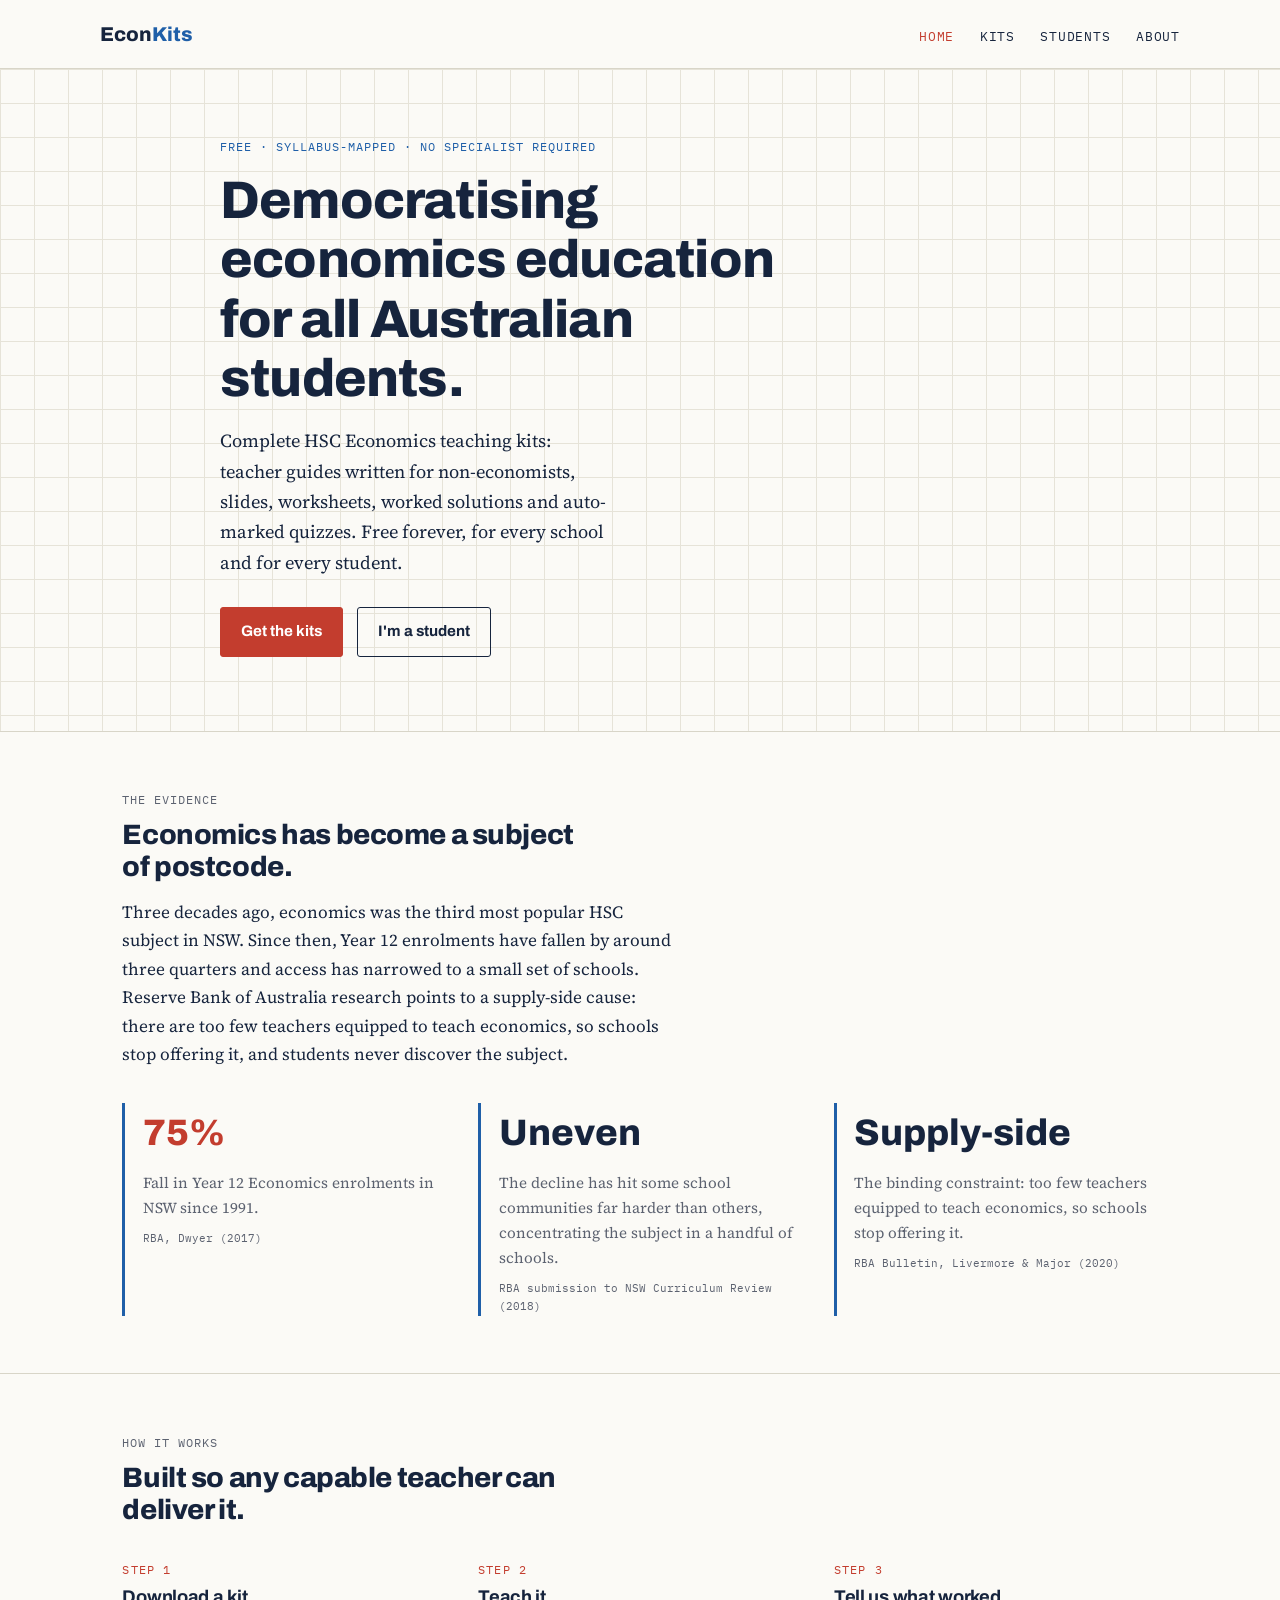
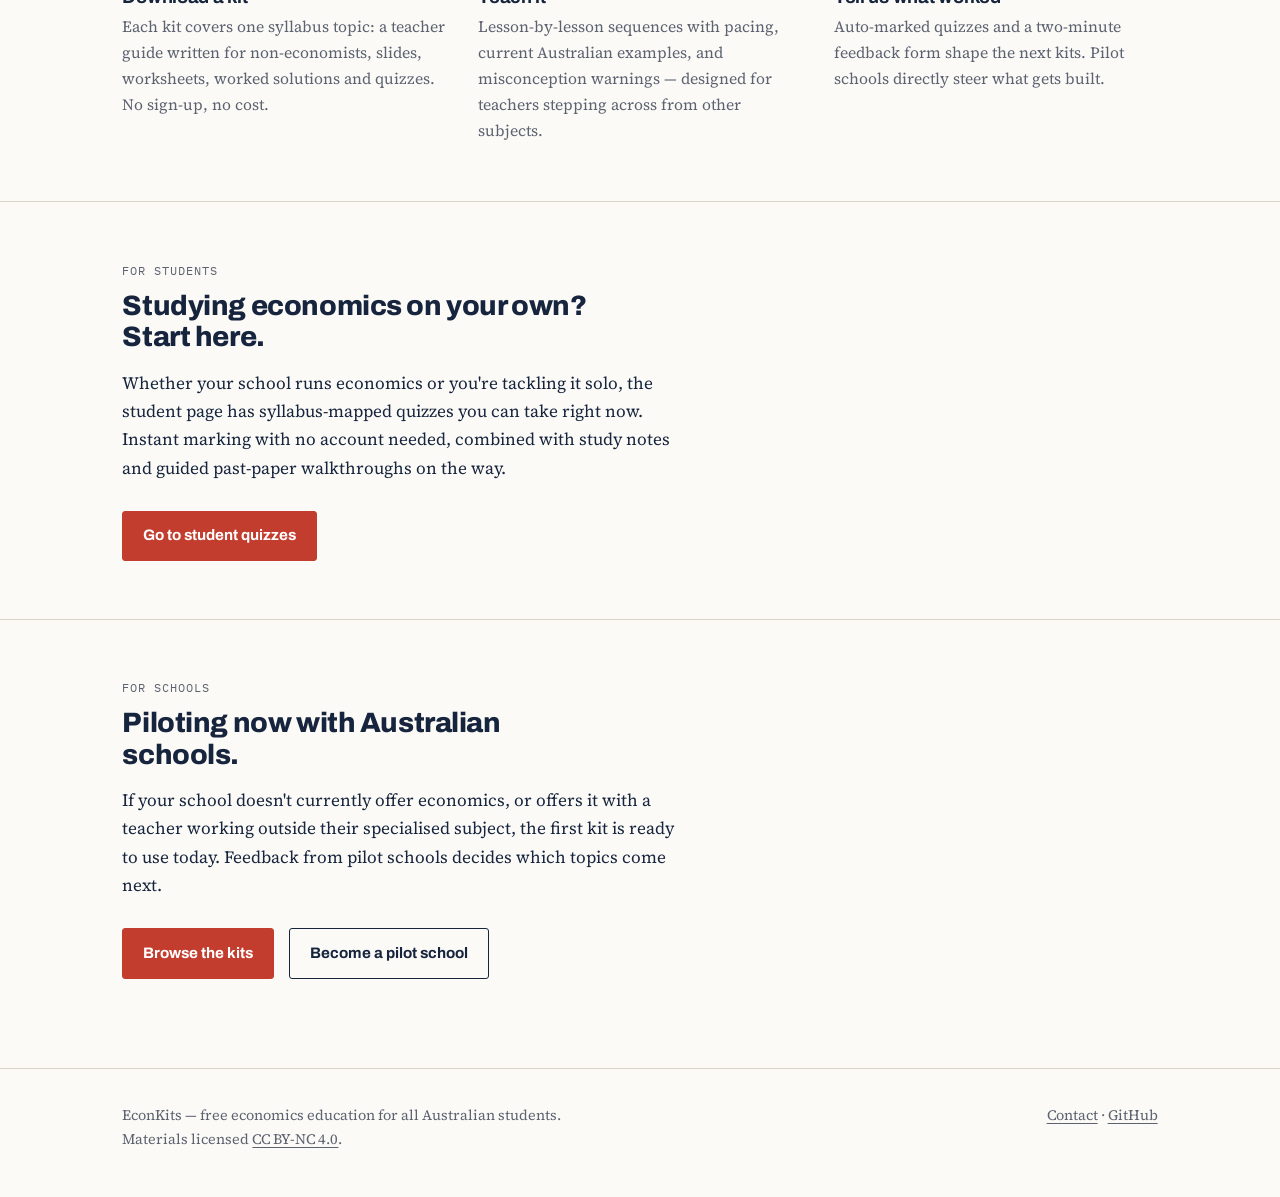
<file: index.html>
<!DOCTYPE html>
<html lang="en-AU">
<head>
<meta charset="utf-8">
<meta name="viewport" content="width=device-width, initial-scale=1">
<title>EconKits — Free HSC Economics teaching kits and quizzes</title>
<meta name="description" content="Complete, free, syllabus-mapped HSC Economics teaching kits and student quizzes — democratising economics education for all Australian students.">
<link rel="preconnect" href="https://fonts.googleapis.com">
<link rel="preconnect" href="https://fonts.gstatic.com" crossorigin>
<link href="https://fonts.googleapis.com/css2?family=Archivo:wght@700;800&family=Source+Serif+4:ital,wght@0,400;0,600;1,400&family=IBM+Plex+Mono:wght@400;500&display=swap" rel="stylesheet">
<link rel="stylesheet" href="assets/style.css">
<style>
.hero-inner{grid-template-columns:1fr;max-width:840px}
.hero h1{max-width:18ch}
</style>
</head>
<body>

<header>
  <div class="wrap nav">
    <a class="brand" href="index.html">Econ<span>Kits</span></a>
    <nav aria-label="Main">
      <ul>
        <li><a href="index.html" aria-current="page">Home</a></li>
        <li><a href="kits.html">Kits</a></li>
        <li><a href="students.html">Students</a></li>
        <li><a href="about.html">About</a></li>
      </ul>
    </nav>
  </div>
</header>

<div class="hero">
  <div class="wrap hero-inner">
    <div>
      <span class="mono eyebrow">Free · Syllabus-mapped · No specialist required</span>
      <h1>Democratising economics education for all Australian students.</h1>
      <p class="lede">Complete HSC Economics teaching kits: teacher guides written for non-economists, slides, worksheets, worked solutions and auto-marked quizzes. Free forever, for every school and for every student.</p>
      <div class="cta-row">
        <a class="btn btn-primary" href="kits.html">Get the kits</a>
        <a class="btn btn-secondary" href="students.html">I'm a student</a>
      </div>
    </div>
  </div>
</div>

<section id="evidence">
  <div class="wrap">
    <span class="mono section-label">The evidence</span>
    <h2>Economics has become a subject of postcode.</h2>
    <div class="body">
      <p>Three decades ago, economics was the third most popular HSC subject in NSW. Since then, Year 12 enrolments have fallen by around three quarters and access has narrowed to a small set of schools. Reserve Bank of Australia research points to a supply-side cause: there are too few teachers equipped to teach economics, so schools stop offering it, and students never discover the subject.</p>
    </div>
    <div class="figures">
      <div class="figure">
        <div class="stat"><em>75%</em></div>
        <p>Fall in Year 12 Economics enrolments in NSW since 1991.</p>
        <span class="src">RBA, Dwyer (2017)</span>
      </div>
      <div class="figure">
        <div class="stat">Uneven</div>
        <p>The decline has hit some school communities far harder than others, concentrating the subject in a handful of schools.</p>
        <span class="src">RBA submission to NSW Curriculum Review (2018)</span>
      </div>
      <div class="figure">
        <div class="stat">Supply-side</div>
        <p>The binding constraint: too few teachers equipped to teach economics, so schools stop offering it.</p>
        <span class="src">RBA Bulletin, Livermore &amp; Major (2020)</span>
      </div>
    </div>
  </div>
</section>

<section id="how">
  <div class="wrap">
    <span class="mono section-label">How it works</span>
    <h2>Built so any capable teacher can deliver it.</h2>
    <div class="steps">
      <div class="step">
        <h3>Download a kit</h3>
        <p>Each kit covers one syllabus topic: a teacher guide written for non-economists, slides, worksheets, worked solutions and quizzes. No sign-up, no cost.</p>
      </div>
      <div class="step">
        <h3>Teach it</h3>
        <p>Lesson-by-lesson sequences with pacing, current Australian examples, and misconception warnings — designed for teachers stepping across from other subjects.</p>
      </div>
      <div class="step">
        <h3>Tell us what worked</h3>
        <p>Auto-marked quizzes and a two-minute feedback form shape the next kits. Pilot schools directly steer what gets built.</p>
      </div>
    </div>
  </div>
</section>

<section id="students">
  <div class="wrap">
    <span class="mono section-label">For students</span>
    <h2>Studying economics on your own? Start here.</h2>
    <div class="body">
      <p>Whether your school runs economics or you're tackling it solo, the student page has syllabus-mapped quizzes you can take right now. Instant marking with no account needed, combined with study notes and guided past-paper walkthroughs on the way.</p>
    </div>
    <div class="cta-row">
      <a class="btn btn-primary" href="students.html">Go to student quizzes</a>
    </div>
  </div>
</section>

<section id="cta">
  <div class="wrap">
    <span class="mono section-label">For schools</span>
    <h2>Piloting now with Australian schools.</h2>
    <div class="body">
      <p>If your school doesn't currently offer economics, or offers it with a teacher working outside their specialised subject, the first kit is ready to use today. Feedback from pilot schools decides which topics come next.</p>
    </div>
    <div class="cta-row">
      <a class="btn btn-primary" href="kits.html">Browse the kits</a>
      <a class="btn btn-secondary" href="about.html#contact">Become a pilot school</a>
    </div>
  </div>
</section>

<footer>
  <div class="wrap">
    <div>EconKits — free economics education for all Australian students.<br>Materials licensed <a href="https://creativecommons.org/licenses/by-nc/4.0/">CC BY-NC 4.0</a>.</div>
    <div><a href="about.html#contact">Contact</a> · <a href="https://github.com/r-kstack/Econ-Kits-">GitHub</a></div>
  </div>
</footer>

</body>
</html>
</file>
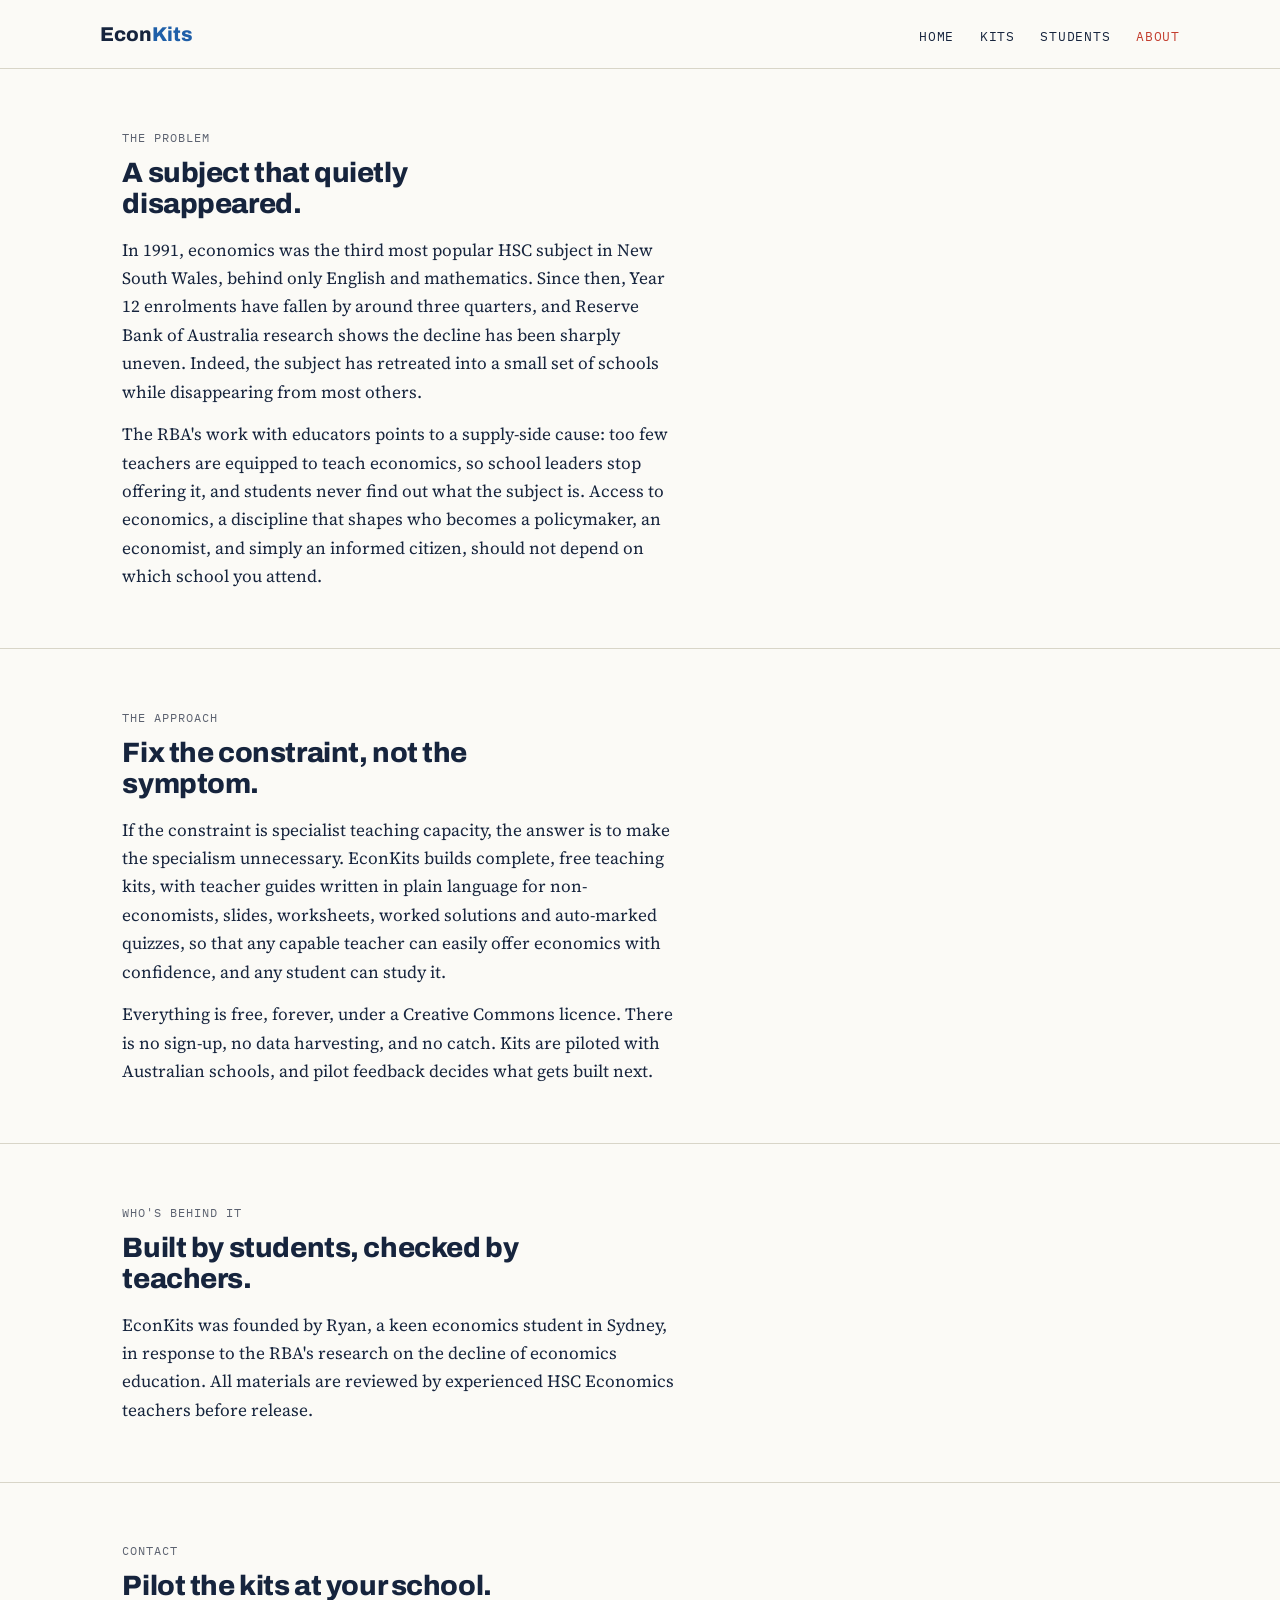
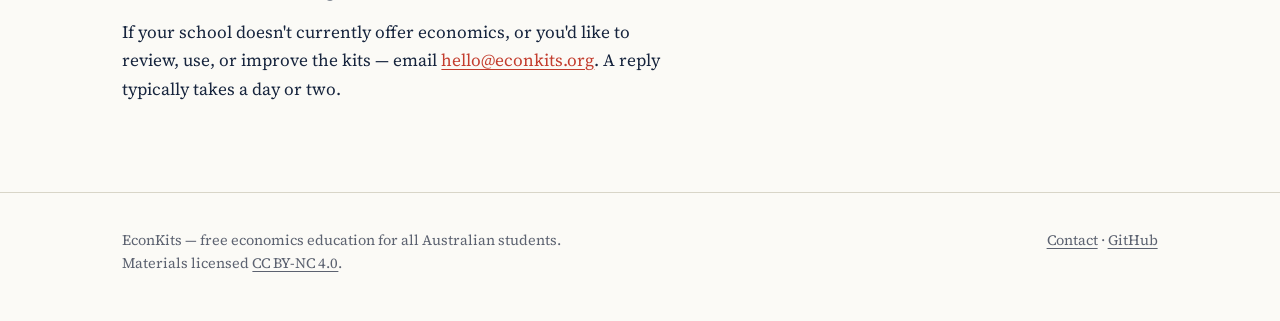
<file: about.html>
<!DOCTYPE html>
<html lang="en-AU">
<head>
<meta charset="utf-8">
<meta name="viewport" content="width=device-width, initial-scale=1">
<title>About — EconKits</title>
<meta name="description" content="Why EconKits exists: democratising economics education for all Australian students.">
<link rel="preconnect" href="https://fonts.googleapis.com">
<link rel="preconnect" href="https://fonts.gstatic.com" crossorigin>
<link href="https://fonts.googleapis.com/css2?family=Archivo:wght@700;800&family=Source+Serif+4:ital,wght@0,400;0,600;1,400&family=IBM+Plex+Mono:wght@400;500&display=swap" rel="stylesheet">
<link rel="stylesheet" href="assets/style.css">
</head>
<body>

<header>
  <div class="wrap nav">
    <a class="brand" href="index.html">Econ<span>Kits</span></a>
    <nav aria-label="Main">
      <ul>
        <li><a href="index.html">Home</a></li>
        <li><a href="kits.html">Kits</a></li>
        <li><a href="students.html">Students</a></li>
        <li><a href="about.html" aria-current="page">About</a></li>
      </ul>
    </nav>
  </div>
</header>

<section>
  <div class="wrap">
    <span class="mono section-label">The problem</span>
    <h2>A subject that quietly disappeared.</h2>
    <div class="body">
      <p>In 1991, economics was the third most popular HSC subject in New South Wales, behind only English and mathematics. Since then, Year 12 enrolments have fallen by around three quarters, and Reserve Bank of Australia research shows the decline has been sharply uneven. Indeed, the subject has retreated into a small set of schools while disappearing from most others.</p>
      <p>The RBA's work with educators points to a supply-side cause: too few teachers are equipped to teach economics, so school leaders stop offering it, and students never find out what the subject is. Access to economics, a discipline that shapes who becomes a policymaker, an economist, and simply an informed citizen, should not depend on which school you attend.</p>
    </div>
  </div>
</section>

<section>
  <div class="wrap">
    <span class="mono section-label">The approach</span>
    <h2>Fix the constraint, not the symptom.</h2>
    <div class="body">
      <p>If the constraint is specialist teaching capacity, the answer is to make the specialism unnecessary. EconKits builds complete, free teaching kits, with teacher guides written in plain language for non-economists, slides, worksheets, worked solutions and auto-marked quizzes, so that any capable teacher can easily offer economics with confidence, and any student can study it.</p>
      <p>Everything is free, forever, under a Creative Commons licence. There is no sign-up, no data harvesting, and no catch. Kits are piloted with Australian schools, and pilot feedback decides what gets built next.</p>
    </div>
  </div>
</section>

<section>
  <div class="wrap">
    <span class="mono section-label">Who's behind it</span>
    <h2>Built by students, checked by teachers.</h2>
    <div class="body">
      <p>EconKits was founded by Ryan, a keen economics student in Sydney, in response to the RBA's research on the decline of economics education. All materials are reviewed by experienced HSC Economics teachers before release.</p>
    </div>
  </div>
</section>

<section id="contact">
  <div class="wrap">
    <span class="mono section-label">Contact</span>
    <h2>Pilot the kits at your school.</h2>
    <div class="body">
      <p>If your school doesn't currently offer economics, or you'd like to review, use, or improve the kits — email <a href="mailto:hello@econkits.org">hello@econkits.org</a>. A reply typically takes a day or two.</p>
    </div>
  </div>
</section>

<footer>
  <div class="wrap">
    <div>EconKits — free economics education for all Australian students.<br>Materials licensed <a href="https://creativecommons.org/licenses/by-nc/4.0/">CC BY-NC 4.0</a>.</div>
    <div><a href="about.html#contact">Contact</a> · <a href="https://github.com/r-kstack/Econ-Kits-">GitHub</a></div>
  </div>
</footer>

</body>
</html>
</file>
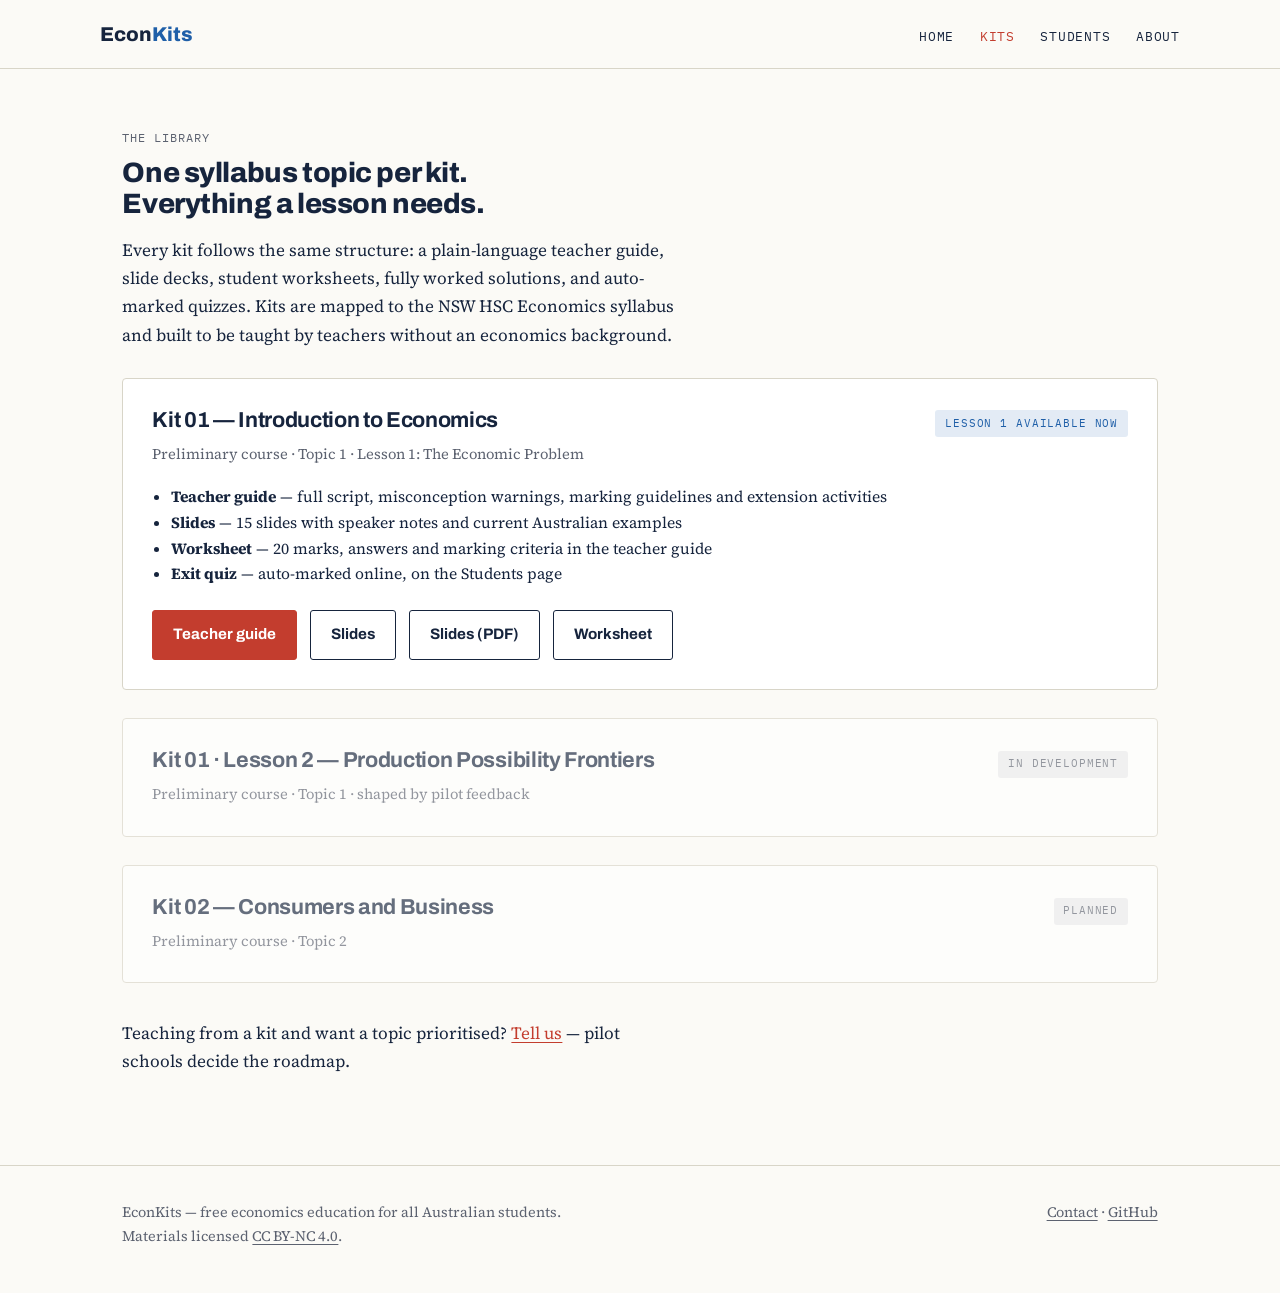
<file: kits.html>
<!DOCTYPE html>
<html lang="en-AU">
<head>
<meta charset="utf-8">
<meta name="viewport" content="width=device-width, initial-scale=1">
<title>Kits — EconKits</title>
<meta name="description" content="Free, complete HSC Economics teaching kits: teacher guides, slides, worksheets, worked solutions and quizzes.">
<link rel="preconnect" href="https://fonts.googleapis.com">
<link rel="preconnect" href="https://fonts.gstatic.com" crossorigin>
<link href="https://fonts.googleapis.com/css2?family=Archivo:wght@700;800&family=Source+Serif+4:ital,wght@0,400;0,600;1,400&family=IBM+Plex+Mono:wght@400;500&display=swap" rel="stylesheet">
<link rel="stylesheet" href="assets/style.css">
</head>
<body>

<header>
  <div class="wrap nav">
    <a class="brand" href="index.html">Econ<span>Kits</span></a>
    <nav aria-label="Main">
      <ul>
        <li><a href="index.html">Home</a></li>
        <li><a href="kits.html" aria-current="page">Kits</a></li>
        <li><a href="students.html">Students</a></li>
        <li><a href="about.html">About</a></li>
      </ul>
    </nav>
  </div>
</header>

<section>
  <div class="wrap">
    <span class="mono section-label">The library</span>
    <h2>One syllabus topic per kit. Everything a lesson needs.</h2>
    <div class="body">
      <p>Every kit follows the same structure: a plain-language teacher guide, slide decks, student worksheets, fully worked solutions, and auto-marked quizzes. Kits are mapped to the NSW HSC Economics syllabus and built to be taught by teachers without an economics background.</p>
    </div>

    <article class="kit">
      <div class="kit-head">
        <h3>Kit 01 — Introduction to Economics</h3>
        <span class="badge badge-live">Lesson 1 available now</span>
      </div>
      <p class="meta">Preliminary course · Topic 1 · Lesson 1: The Economic Problem</p>
      <ul class="contents">
        <li><strong>Teacher guide</strong> — full script, misconception warnings, marking guidelines and extension activities</li>
        <li><strong>Slides</strong> — 15 slides with speaker notes and current Australian examples</li>
        <li><strong>Worksheet</strong> — 20 marks, answers and marking criteria in the teacher guide</li>
        <li><strong>Exit quiz</strong> — auto-marked online, on the Students page</li>
      </ul>
      <div class="downloads">
        <a class="btn btn-primary" href="kits/intro-to-economics/L1-teacher-guide.docx">Teacher guide</a>
        <a class="btn btn-secondary" href="kits/intro-to-economics/L1-the-economic-problem.pptx">Slides</a>
        <a class="btn btn-secondary" href="kits/intro-to-economics/L1-the-economic-problem.pdf">Slides (PDF)</a>
        <a class="btn btn-secondary" href="kits/intro-to-economics/L1-worksheet.docx">Worksheet</a>
      </div>
    </article>

    <article class="kit soon">
      <div class="kit-head">
        <h3>Kit 01 · Lesson 2 — Production Possibility Frontiers</h3>
        <span class="badge badge-soon">In development</span>
      </div>
      <p class="meta">Preliminary course · Topic 1 · shaped by pilot feedback</p>
    </article>

    <article class="kit soon">
      <div class="kit-head">
        <h3>Kit 02 — Consumers and Business</h3>
        <span class="badge badge-soon">Planned</span>
      </div>
      <p class="meta">Preliminary course · Topic 2</p>
    </article>

    <div class="body" style="margin-top:2.2rem">
      <p>Teaching from a kit and want a topic prioritised? <a href="about.html#contact">Tell us</a> — pilot schools decide the roadmap.</p>
    </div>
  </div>
</section>

<footer>
  <div class="wrap">
    <div>EconKits — free economics education for all Australian students.<br>Materials licensed <a href="https://creativecommons.org/licenses/by-nc/4.0/">CC BY-NC 4.0</a>.</div>
    <div><a href="about.html#contact">Contact</a> · <a href="https://github.com/r-kstack/Econ-Kits-">GitHub</a></div>
  </div>
</footer>

</body>
</html>
</file>
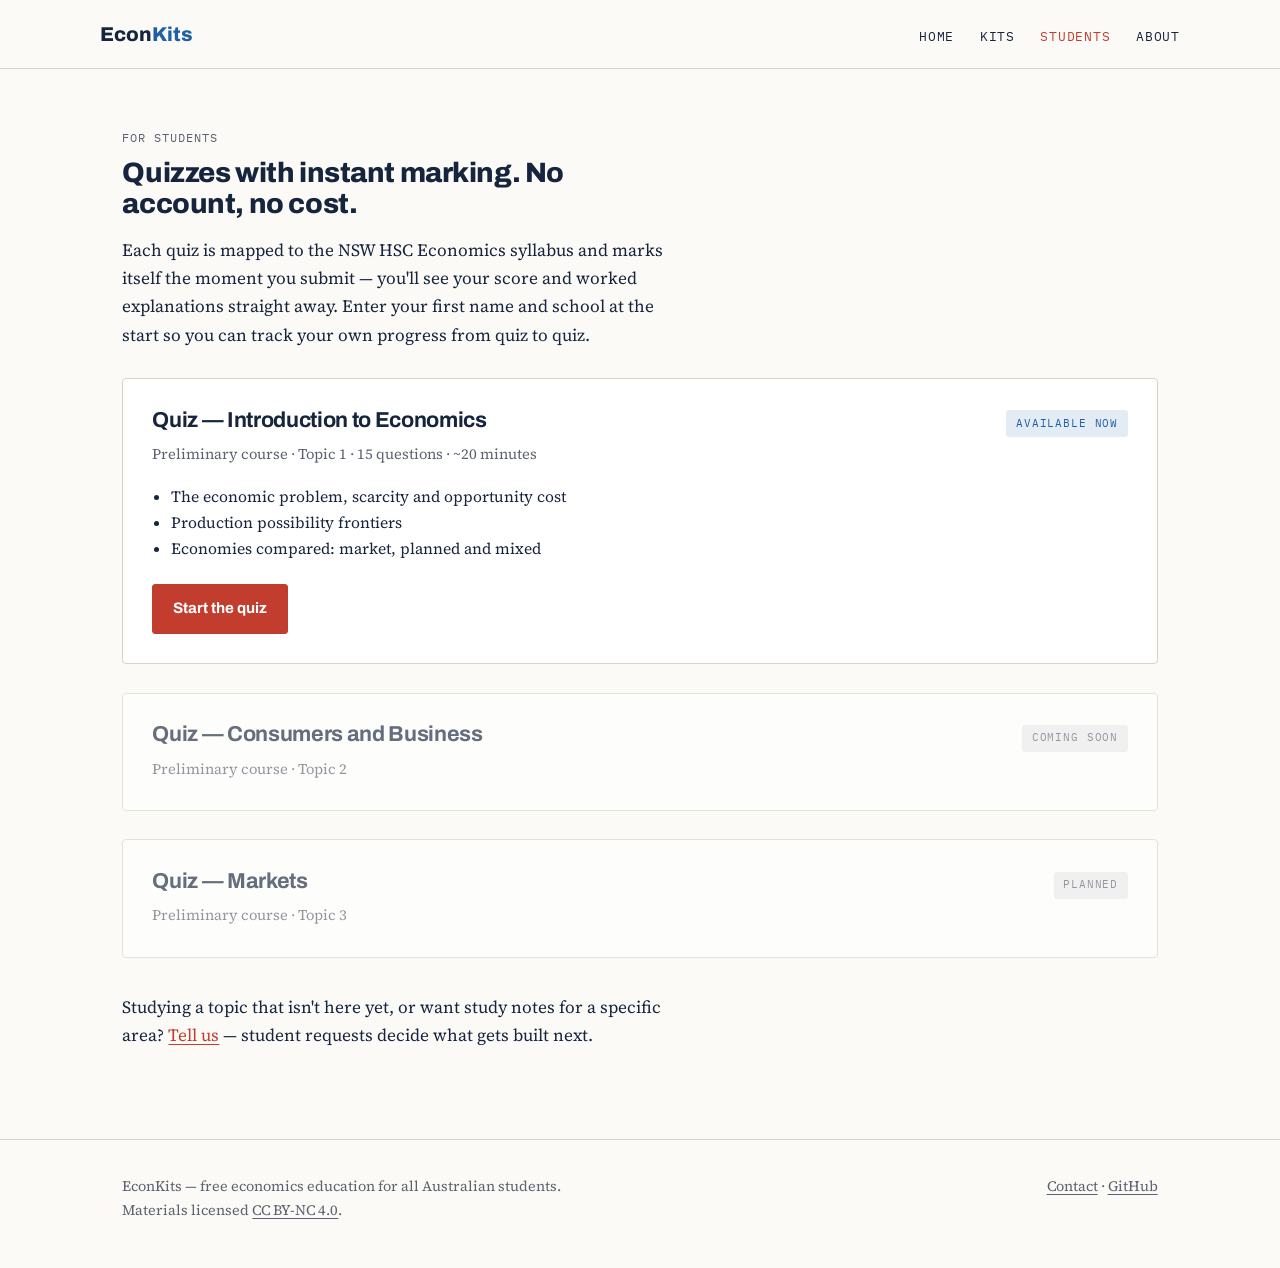
<file: students.html>
<!DOCTYPE html>
<html lang="en-AU">
<head>
<meta charset="utf-8">
<meta name="viewport" content="width=device-width, initial-scale=1">
<title>Students — EconKits</title>
<meta name="description" content="Free syllabus-mapped HSC Economics quizzes with instant marking — no account needed.">
<link rel="preconnect" href="https://fonts.googleapis.com">
<link rel="preconnect" href="https://fonts.gstatic.com" crossorigin>
<link href="https://fonts.googleapis.com/css2?family=Archivo:wght@700;800&family=Source+Serif+4:ital,wght@0,400;0,600;1,400&family=IBM+Plex+Mono:wght@400;500&display=swap" rel="stylesheet">
<link rel="stylesheet" href="assets/style.css">
</head>
<body>

<header>
  <div class="wrap nav">
    <a class="brand" href="index.html">Econ<span>Kits</span></a>
    <nav aria-label="Main">
      <ul>
        <li><a href="index.html">Home</a></li>
        <li><a href="kits.html">Kits</a></li>
        <li><a href="students.html" aria-current="page">Students</a></li>
        <li><a href="about.html">About</a></li>
      </ul>
    </nav>
  </div>
</header>

<section>
  <div class="wrap">
    <span class="mono section-label">For students</span>
    <h2>Quizzes with instant marking. No account, no cost.</h2>
    <div class="body">
      <p>Each quiz is mapped to the NSW HSC Economics syllabus and marks itself the moment you submit — you'll see your score and worked explanations straight away. Enter your first name and school at the start so you can track your own progress from quiz to quiz.</p>
    </div>

    <article class="kit">
      <div class="kit-head">
        <h3>Quiz — Introduction to Economics</h3>
        <span class="badge badge-live">Available now</span>
      </div>
      <p class="meta">Preliminary course · Topic 1 · 15 questions · ~20 minutes</p>
      <ul class="contents">
        <li>The economic problem, scarcity and opportunity cost</li>
        <li>Production possibility frontiers</li>
        <li>Economies compared: market, planned and mixed</li>
      </ul>
      <div class="downloads">
        <a class="btn btn-primary" href="#" rel="noopener">Start the quiz</a>
      </div>
    </article>

    <article class="kit soon">
      <div class="kit-head">
        <h3>Quiz — Consumers and Business</h3>
        <span class="badge badge-soon">Coming soon</span>
      </div>
      <p class="meta">Preliminary course · Topic 2</p>
    </article>

    <article class="kit soon">
      <div class="kit-head">
        <h3>Quiz — Markets</h3>
        <span class="badge badge-soon">Planned</span>
      </div>
      <p class="meta">Preliminary course · Topic 3</p>
    </article>

    <div class="body" style="margin-top:2.2rem">
      <p>Studying a topic that isn't here yet, or want study notes for a specific area? <a href="about.html#contact">Tell us</a> — student requests decide what gets built next.</p>
    </div>
  </div>
</section>

<footer>
  <div class="wrap">
    <div>EconKits — free economics education for all Australian students.<br>Materials licensed <a href="https://creativecommons.org/licenses/by-nc/4.0/">CC BY-NC 4.0</a>.</div>
    <div><a href="about.html#contact">Contact</a> · <a href="https://github.com/r-kstack/Econ-Kits-">GitHub</a></div>
  </div>
</footer>

</body>
</html>
</file>
<file: assets/style.css>
:root{--ink:#16243d;--paper:#fbfaf6;--grid:#e6e3d8;--supply:#1f5fa8;--demand:#c33d2e;--muted:#5c6270;--rule:#d8d5c8;--max:1080px}
*{box-sizing:border-box;margin:0;padding:0}
html{scroll-behavior:smooth}
@media (prefers-reduced-motion:reduce){html{scroll-behavior:auto}*{animation:none!important;transition:none!important}}
body{font-family:"Source Serif 4",Georgia,serif;font-size:1.075rem;line-height:1.65;color:var(--ink);background:var(--paper)}
.mono{font-family:"IBM Plex Mono",monospace;font-size:.78rem;letter-spacing:.08em;text-transform:uppercase}
h1,h2,h3{font-family:"Archivo",system-ui,sans-serif;line-height:1.12;letter-spacing:-.015em}
a{color:var(--demand);text-underline-offset:3px}
:focus-visible{outline:3px solid var(--supply);outline-offset:3px}
.wrap{max-width:var(--max);margin:0 auto;padding:0 1.4rem}
header{border-bottom:1px solid var(--rule);background:var(--paper)}
.nav{display:flex;align-items:baseline;justify-content:space-between;padding:1.1rem 0}
.brand{font-family:"Archivo",sans-serif;font-weight:800;font-size:1.25rem;color:var(--ink);text-decoration:none}
.brand span{color:var(--supply)}
.nav ul{display:flex;gap:1.6rem;list-style:none}
.nav ul a{font-family:"IBM Plex Mono",monospace;font-size:.8rem;letter-spacing:.06em;text-transform:uppercase;color:var(--ink);text-decoration:none}
.nav ul a:hover,.nav ul a[aria-current="page"]{color:var(--demand)}
.hero{background-image:linear-gradient(var(--grid) 1px,transparent 1px),linear-gradient(90deg,var(--grid) 1px,transparent 1px);background-size:34px 34px;border-bottom:1px solid var(--rule)}
.hero-inner{display:grid;grid-template-columns:1.1fr .9fr;gap:3rem;align-items:center;padding:4.2rem 0 4.6rem}
.hero h1{font-size:clamp(2.1rem,4.4vw,3.3rem);font-weight:800;max-width:15ch}
.hero .lede{margin-top:1.15rem;font-size:1.15rem;max-width:44ch}
.eyebrow{color:var(--supply);margin-bottom:.9rem;display:block}
.cta-row{display:flex;gap:.9rem;margin-top:1.8rem;flex-wrap:wrap}
.btn{font-family:"Archivo",sans-serif;font-weight:700;font-size:.95rem;padding:.72rem 1.25rem;border-radius:3px;text-decoration:none;border:1.5px solid var(--ink)}
.btn-primary{background:var(--demand);border-color:var(--demand);color:#fff}
.btn-primary:hover{background:#a83224}
.btn-secondary{background:transparent;color:var(--ink)}
figure.diagram{margin:0;max-width:440px}
figure.diagram svg{width:100%;height:auto;display:block}
figure.diagram figcaption{font-family:"IBM Plex Mono",monospace;font-size:.74rem;color:var(--muted);margin-top:.7rem}
section{padding:3.6rem 0}
section+section{border-top:1px solid var(--rule)}
.section-label{color:var(--muted);display:block;margin-bottom:.6rem}
section h2{font-size:1.75rem;font-weight:800;max-width:26ch}
section .body{margin-top:1rem;max-width:62ch}
section .body p+p{margin-top:.9rem}
.figures{display:grid;grid-template-columns:repeat(3,1fr);gap:2rem;margin-top:2.2rem}
.figure{border-left:3px solid var(--supply);padding-left:1.1rem}
.figure .stat{font-family:"Archivo",sans-serif;font-weight:800;font-size:2.3rem}
.figure .stat em{font-style:normal;color:var(--demand)}
.figure p{font-size:.95rem;color:var(--muted);margin-top:.35rem}
.figure .src{font-family:"IBM Plex Mono",monospace;font-size:.7rem;color:var(--muted);display:block;margin-top:.55rem}
.steps{counter-reset:step;display:grid;grid-template-columns:repeat(3,1fr);gap:2rem;margin-top:2.2rem}
.step{counter-increment:step}
.step::before{content:"Step " counter(step);font-family:"IBM Plex Mono",monospace;font-size:.72rem;letter-spacing:.1em;text-transform:uppercase;color:var(--demand);display:block;margin-bottom:.5rem}
.step h3{font-size:1.15rem}
.step p{font-size:.98rem;color:var(--muted);margin-top:.4rem}
.kit{border:1px solid var(--rule);border-radius:4px;background:#fff;padding:1.8rem;margin-top:1.8rem}
.kit-head{display:flex;justify-content:space-between;align-items:baseline;gap:1rem;flex-wrap:wrap}
.kit h3{font-size:1.35rem}
.badge{font-family:"IBM Plex Mono",monospace;font-size:.68rem;letter-spacing:.08em;text-transform:uppercase;padding:.28rem .6rem;border-radius:3px}
.badge-live{background:rgba(31,95,168,.12);color:var(--supply)}
.badge-soon{background:rgba(92,98,112,.12);color:var(--muted)}
.kit .meta{font-size:.92rem;color:var(--muted);margin-top:.3rem}
.kit ul.contents{margin:1.1rem 0 0 1.2rem;font-size:.98rem}
.kit .downloads{display:flex;gap:.8rem;margin-top:1.4rem;flex-wrap:wrap}
.kit.soon{opacity:.65}
footer{border-top:1px solid var(--rule);margin-top:2rem;padding:2.2rem 0 2.8rem;color:var(--muted);font-size:.9rem}
footer .wrap{display:flex;justify-content:space-between;gap:1.5rem;flex-wrap:wrap}
footer a{color:var(--muted)}
@media (max-width:800px){.hero-inner{grid-template-columns:1fr;padding:3rem 0;gap:2.2rem}.figures,.steps{grid-template-columns:1fr}}
</file>
